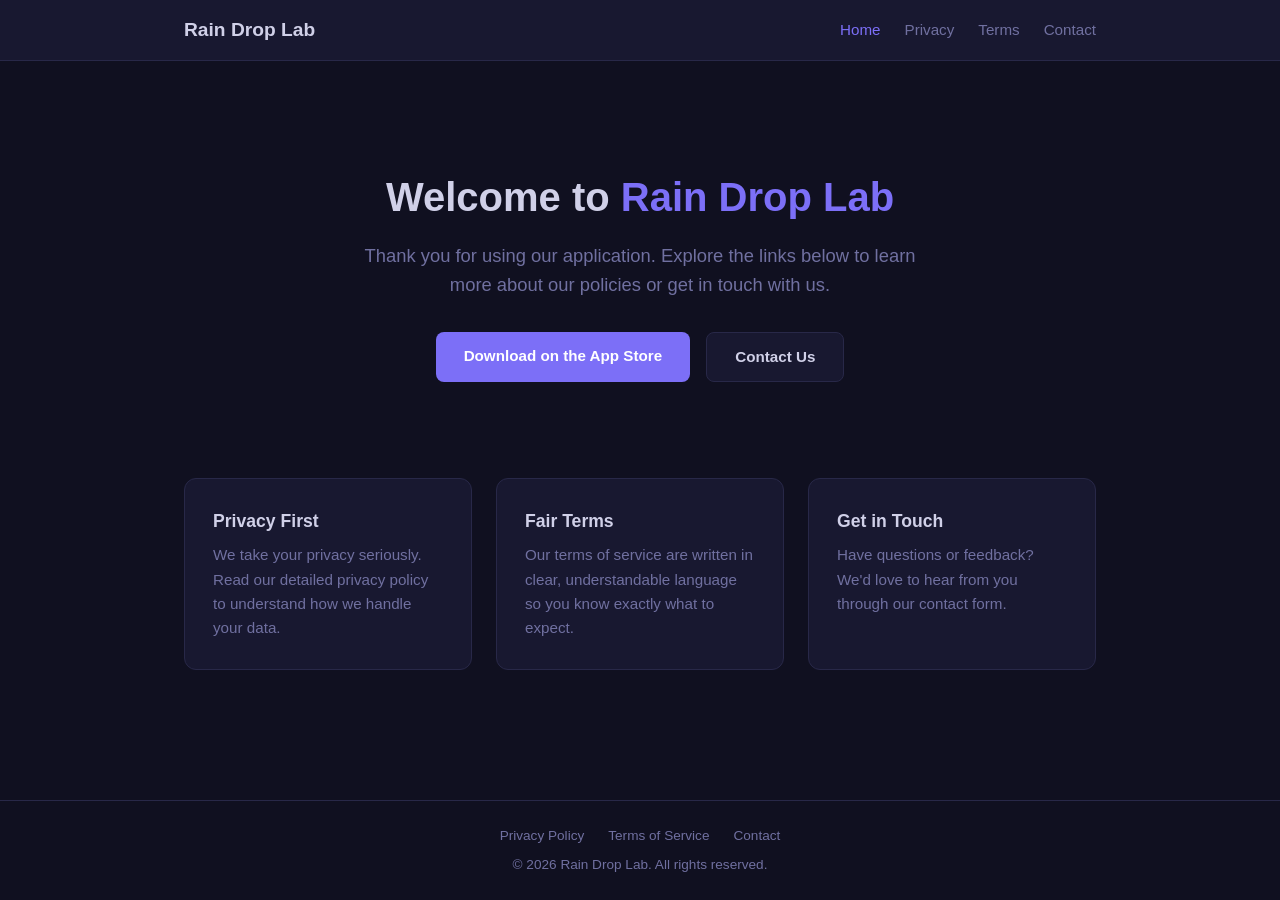
<file: index.html>
<!DOCTYPE html>
<html lang="en">
<head>
  <meta charset="UTF-8">
  <meta name="viewport" content="width=device-width, initial-scale=1.0">
  <title data-config="appName">My App</title>
  <link rel="stylesheet" href="css/style.css">
  <script src="config.js"></script>
</head>
<body>

  <!-- Header -->
  <header>
    <nav class="nav-inner">
      <a href="index.html" class="nav-brand" data-config="appName">My App</a>
      <button class="hamburger" aria-label="Menu">
        <span></span><span></span><span></span>
      </button>
      <ul class="nav-links">
        <li><a href="index.html">Home</a></li>
        <li><a href="privacy.html">Privacy</a></li>
        <li><a href="tos.html">Terms</a></li>
        <li><a href="contact.html">Contact</a></li>
      </ul>
    </nav>
  </header>

  <!-- Main -->
  <main>
    <section class="hero">
      <h1>Welcome to <span class="accent" data-config="appName">My App</span></h1>
      <p>Thank you for using our application. Explore the links below to learn more about our policies or get in touch with us.</p>
      <div class="hero-links">
        <a href="" class="btn btn-primary" data-config="appStoreUrl">Download on the App Store</a>
        <a href="contact.html" class="btn btn-secondary">Contact Us</a>
      </div>
    </section>

    <section class="features">
      <div class="card">
        <h3>Privacy First</h3>
        <p>We take your privacy seriously. Read our detailed privacy policy to understand how we handle your data.</p>
      </div>
      <div class="card">
        <h3>Fair Terms</h3>
        <p>Our terms of service are written in clear, understandable language so you know exactly what to expect.</p>
      </div>
      <div class="card">
        <h3>Get in Touch</h3>
        <p>Have questions or feedback? We'd love to hear from you through our contact form.</p>
      </div>
    </section>
  </main>

  <!-- Footer -->
  <footer>
    <div class="footer-links">
      <a href="privacy.html">Privacy Policy</a>
      <a href="tos.html">Terms of Service</a>
      <a href="contact.html">Contact</a>
    </div>
    <p>&copy; <script>document.write(new Date().getFullYear())</script> <span data-config="companyName">My Company</span>. All rights reserved.</p>
  </footer>

  <script src="js/main.js"></script>
</body>
</html>
</file>
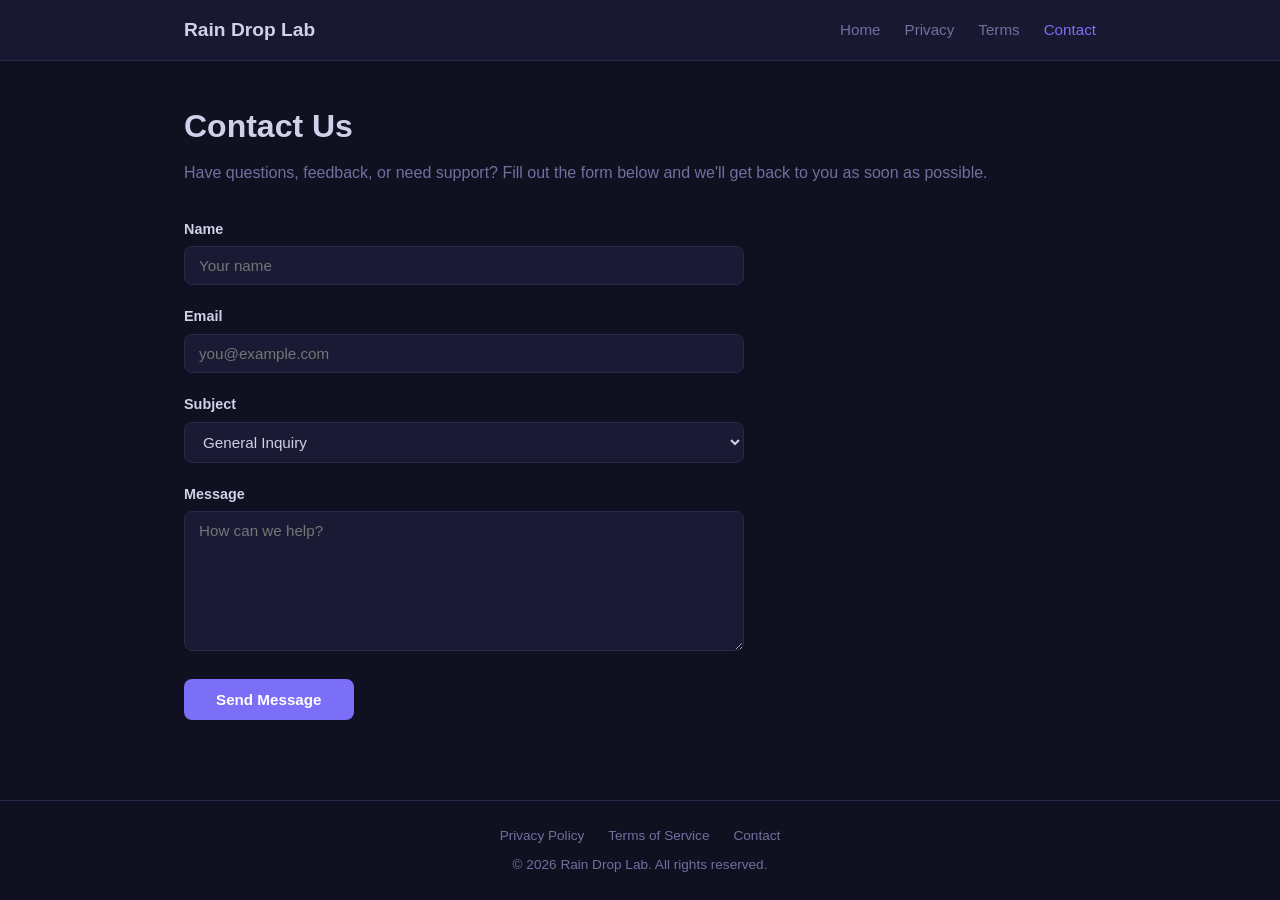
<file: contact.html>
<!DOCTYPE html>
<html lang="en">
<head>
  <meta charset="UTF-8">
  <meta name="viewport" content="width=device-width, initial-scale=1.0">
  <title>Contact Us</title>
  <link rel="stylesheet" href="css/style.css">
  <script src="config.js"></script>
</head>
<body>

  <!-- Header -->
  <header>
    <nav class="nav-inner">
      <a href="index.html" class="nav-brand" data-config="appName">My App</a>
      <button class="hamburger" aria-label="Menu">
        <span></span><span></span><span></span>
      </button>
      <ul class="nav-links">
        <li><a href="index.html">Home</a></li>
        <li><a href="privacy.html">Privacy</a></li>
        <li><a href="tos.html">Terms</a></li>
        <li><a href="contact.html">Contact</a></li>
      </ul>
    </nav>
  </header>

  <!-- Main -->
  <main class="contact-page">
    <h1>Contact Us</h1>
    <p>Have questions, feedback, or need support? Fill out the form below and we'll get back to you as soon as possible.</p>

    <form id="contact-form" class="contact-form">
      <div class="form-group">
        <label for="name">Name</label>
        <input type="text" id="name" name="name" required placeholder="Your name">
      </div>

      <div class="form-group">
        <label for="email">Email</label>
        <input type="email" id="email" name="email" required placeholder="you@example.com">
      </div>

      <div class="form-group">
        <label for="subject">Subject</label>
        <select id="subject" name="subject">
          <option value="General Inquiry">General Inquiry</option>
          <option value="Bug Report">Bug Report</option>
          <option value="Feature Request">Feature Request</option>
          <option value="Account Issue">Account Issue</option>
          <option value="Privacy / Data Request">Privacy / Data Request</option>
          <option value="Other">Other</option>
        </select>
      </div>

      <div class="form-group">
        <label for="message">Message</label>
        <textarea id="message" name="message" required placeholder="How can we help?"></textarea>
      </div>

      <button type="submit" class="form-submit">Send Message</button>
    </form>

    <div class="form-success">
      Thank you! Your message has been sent successfully. We'll get back to you as soon as possible.
    </div>
  </main>

  <!-- Footer -->
  <footer>
    <div class="footer-links">
      <a href="privacy.html">Privacy Policy</a>
      <a href="tos.html">Terms of Service</a>
      <a href="contact.html">Contact</a>
    </div>
    <p>&copy; <script>document.write(new Date().getFullYear())</script> <span data-config="companyName">My Company</span>. All rights reserved.</p>
  </footer>

  <script src="js/main.js"></script>
</body>
</html>
</file>
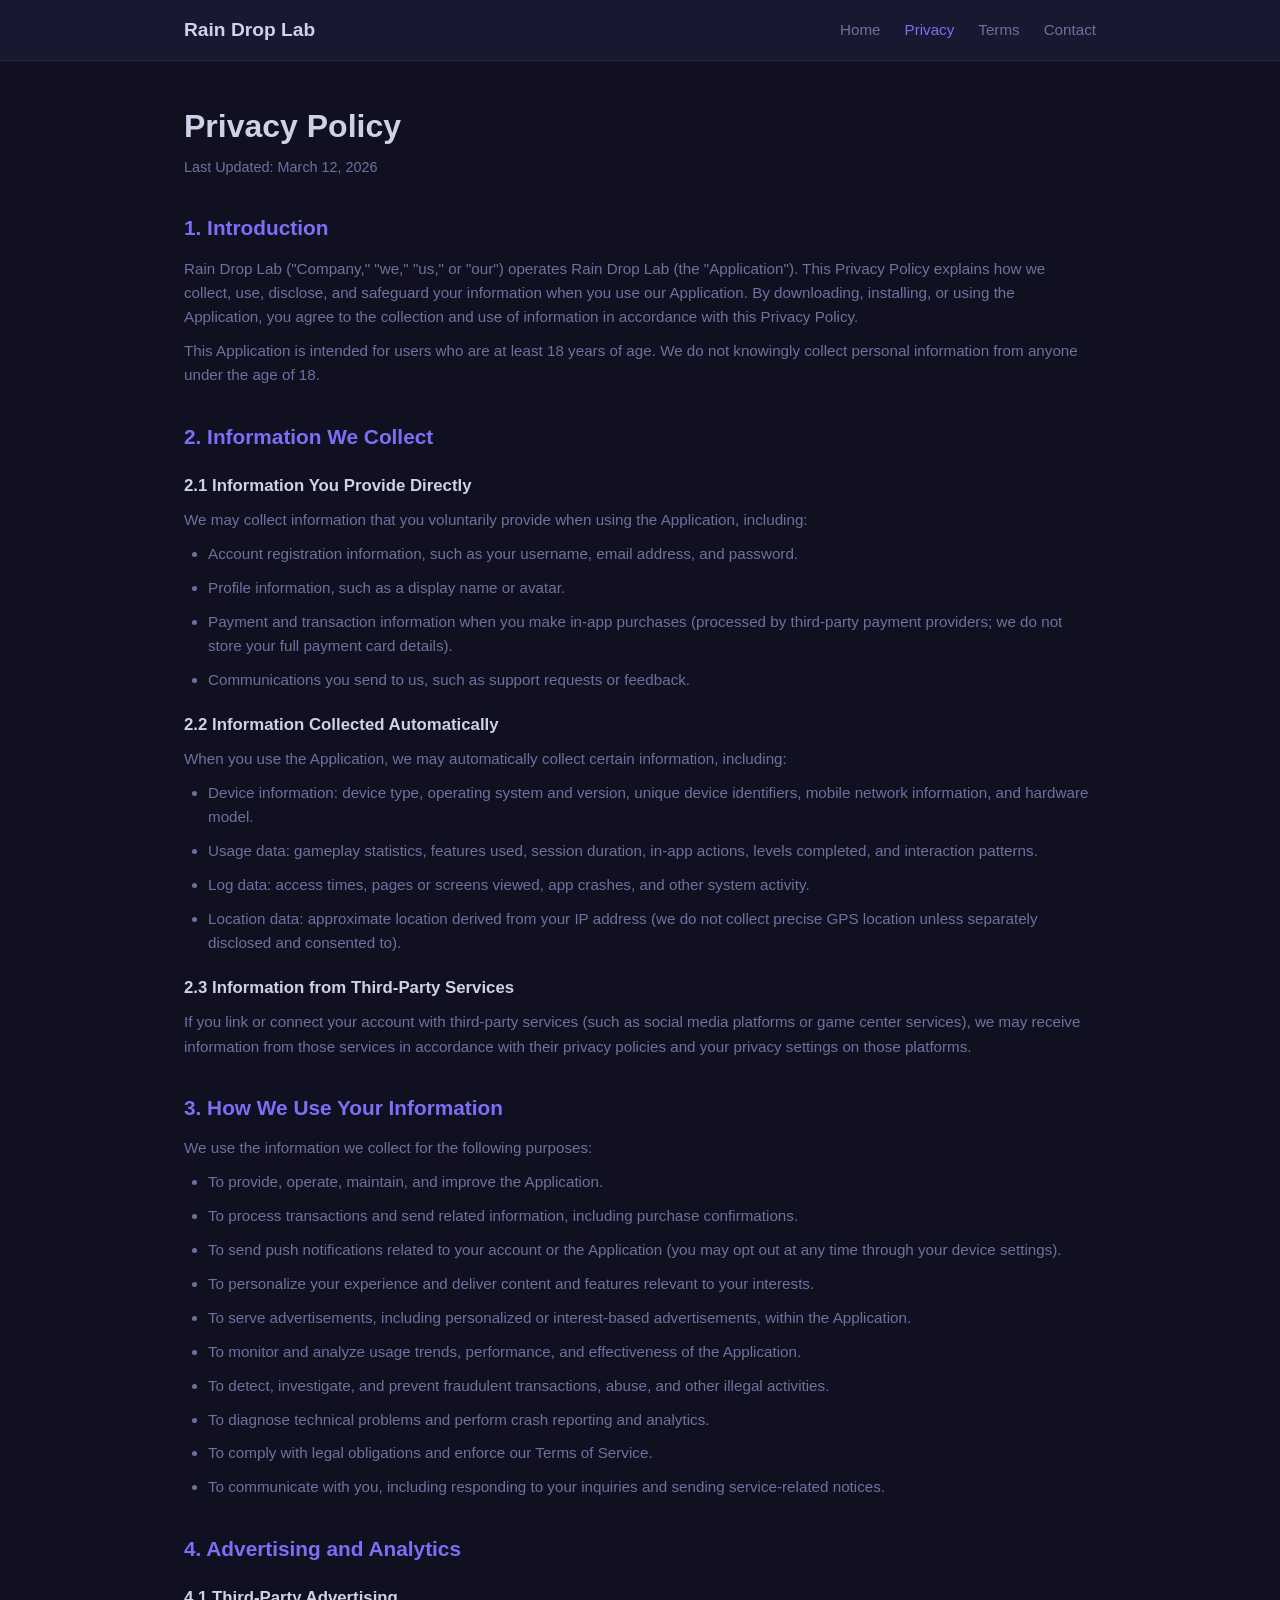
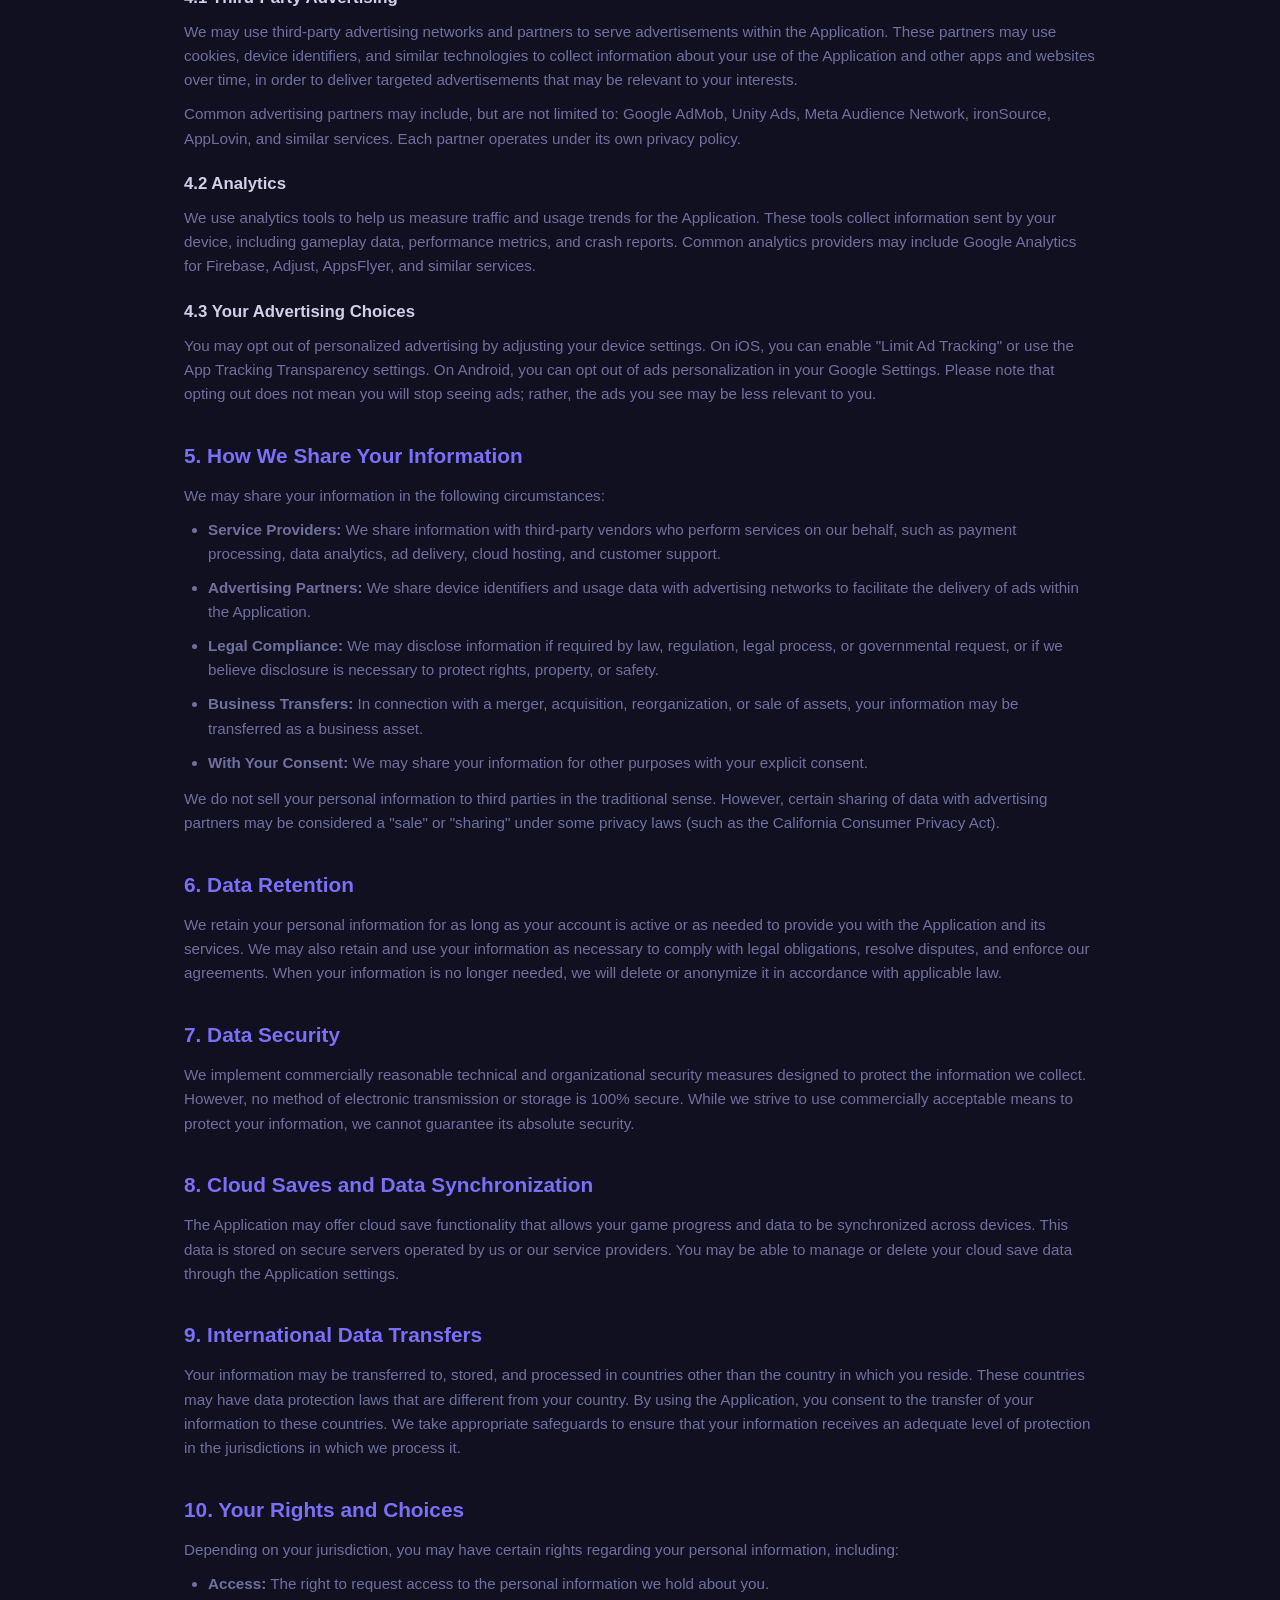
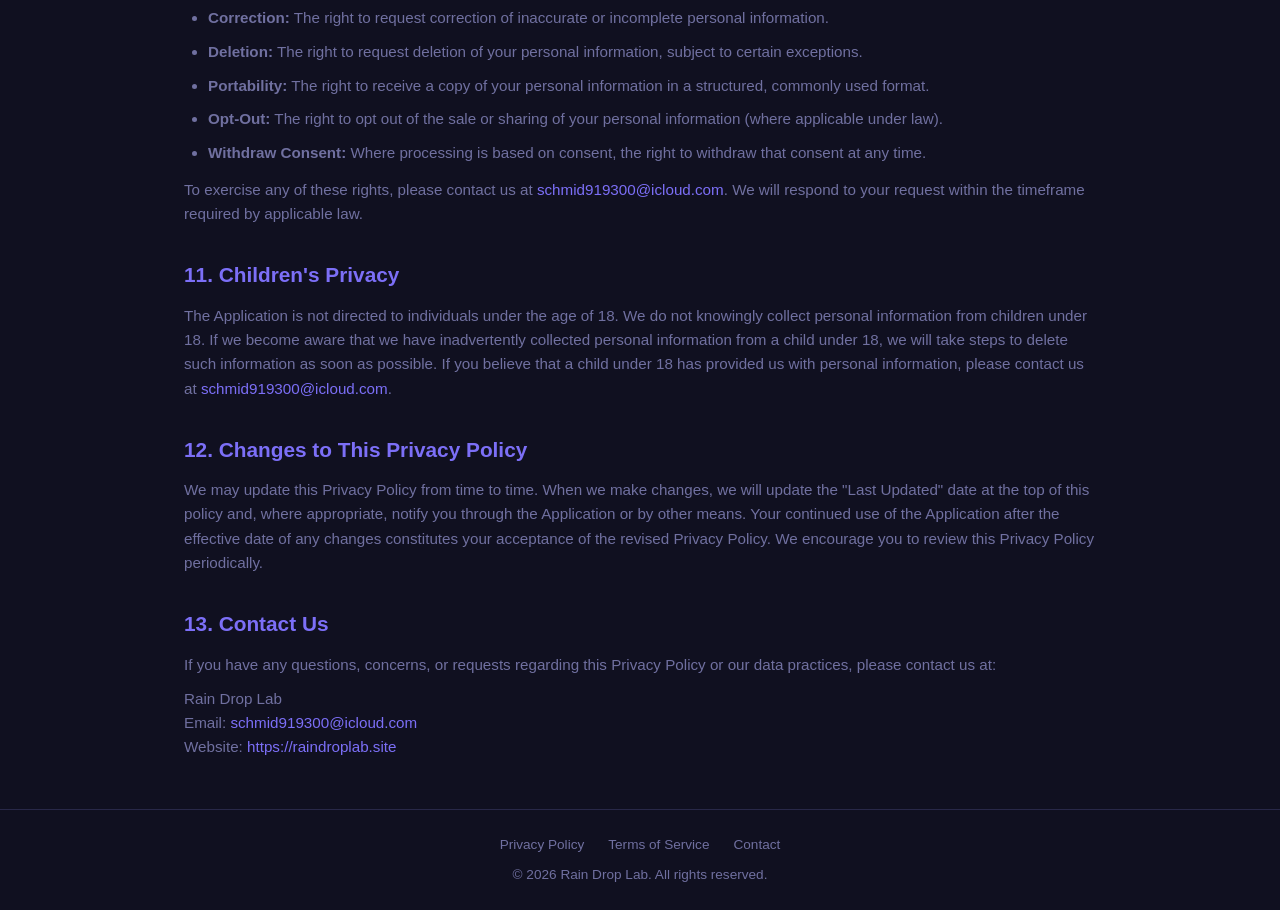
<file: privacy.html>
<!DOCTYPE html>
<html lang="en">
<head>
  <meta charset="UTF-8">
  <meta name="viewport" content="width=device-width, initial-scale=1.0">
  <title>Privacy Policy</title>
  <link rel="stylesheet" href="css/style.css">
  <script src="config.js"></script>
</head>
<body>

  <!-- Header -->
  <header>
    <nav class="nav-inner">
      <a href="index.html" class="nav-brand" data-config="appName">My App</a>
      <button class="hamburger" aria-label="Menu">
        <span></span><span></span><span></span>
      </button>
      <ul class="nav-links">
        <li><a href="index.html">Home</a></li>
        <li><a href="privacy.html">Privacy</a></li>
        <li><a href="tos.html">Terms</a></li>
        <li><a href="contact.html">Contact</a></li>
      </ul>
    </nav>
  </header>

  <!-- Main -->
  <main class="legal">
    <h1>Privacy Policy</h1>
    <p class="last-updated">Last Updated: <span data-config="lastUpdated">March 10, 2026</span></p>

    <h2>1. Introduction</h2>
    <p><span data-config="companyName">My Company</span> ("Company," "we," "us," or "our") operates <span data-config="appName">My App</span> (the "Application"). This Privacy Policy explains how we collect, use, disclose, and safeguard your information when you use our Application. By downloading, installing, or using the Application, you agree to the collection and use of information in accordance with this Privacy Policy.</p>
    <p>This Application is intended for users who are at least 18 years of age. We do not knowingly collect personal information from anyone under the age of 18.</p>

    <h2>2. Information We Collect</h2>

    <h3>2.1 Information You Provide Directly</h3>
    <p>We may collect information that you voluntarily provide when using the Application, including:</p>
    <ul>
      <li>Account registration information, such as your username, email address, and password.</li>
      <li>Profile information, such as a display name or avatar.</li>
      <li>Payment and transaction information when you make in-app purchases (processed by third-party payment providers; we do not store your full payment card details).</li>
      <li>Communications you send to us, such as support requests or feedback.</li>
    </ul>

    <h3>2.2 Information Collected Automatically</h3>
    <p>When you use the Application, we may automatically collect certain information, including:</p>
    <ul>
      <li>Device information: device type, operating system and version, unique device identifiers, mobile network information, and hardware model.</li>
      <li>Usage data: gameplay statistics, features used, session duration, in-app actions, levels completed, and interaction patterns.</li>
      <li>Log data: access times, pages or screens viewed, app crashes, and other system activity.</li>
      <li>Location data: approximate location derived from your IP address (we do not collect precise GPS location unless separately disclosed and consented to).</li>
    </ul>

    <h3>2.3 Information from Third-Party Services</h3>
    <p>If you link or connect your account with third-party services (such as social media platforms or game center services), we may receive information from those services in accordance with their privacy policies and your privacy settings on those platforms.</p>

    <h2>3. How We Use Your Information</h2>
    <p>We use the information we collect for the following purposes:</p>
    <ul>
      <li>To provide, operate, maintain, and improve the Application.</li>
      <li>To process transactions and send related information, including purchase confirmations.</li>
      <li>To send push notifications related to your account or the Application (you may opt out at any time through your device settings).</li>
      <li>To personalize your experience and deliver content and features relevant to your interests.</li>
      <li>To serve advertisements, including personalized or interest-based advertisements, within the Application.</li>
      <li>To monitor and analyze usage trends, performance, and effectiveness of the Application.</li>
      <li>To detect, investigate, and prevent fraudulent transactions, abuse, and other illegal activities.</li>
      <li>To diagnose technical problems and perform crash reporting and analytics.</li>
      <li>To comply with legal obligations and enforce our Terms of Service.</li>
      <li>To communicate with you, including responding to your inquiries and sending service-related notices.</li>
    </ul>

    <h2>4. Advertising and Analytics</h2>

    <h3>4.1 Third-Party Advertising</h3>
    <p>We may use third-party advertising networks and partners to serve advertisements within the Application. These partners may use cookies, device identifiers, and similar technologies to collect information about your use of the Application and other apps and websites over time, in order to deliver targeted advertisements that may be relevant to your interests.</p>
    <p>Common advertising partners may include, but are not limited to: Google AdMob, Unity Ads, Meta Audience Network, ironSource, AppLovin, and similar services. Each partner operates under its own privacy policy.</p>

    <h3>4.2 Analytics</h3>
    <p>We use analytics tools to help us measure traffic and usage trends for the Application. These tools collect information sent by your device, including gameplay data, performance metrics, and crash reports. Common analytics providers may include Google Analytics for Firebase, Adjust, AppsFlyer, and similar services.</p>

    <h3>4.3 Your Advertising Choices</h3>
    <p>You may opt out of personalized advertising by adjusting your device settings. On iOS, you can enable "Limit Ad Tracking" or use the App Tracking Transparency settings. On Android, you can opt out of ads personalization in your Google Settings. Please note that opting out does not mean you will stop seeing ads; rather, the ads you see may be less relevant to you.</p>

    <h2>5. How We Share Your Information</h2>
    <p>We may share your information in the following circumstances:</p>
    <ul>
      <li><strong>Service Providers:</strong> We share information with third-party vendors who perform services on our behalf, such as payment processing, data analytics, ad delivery, cloud hosting, and customer support.</li>
      <li><strong>Advertising Partners:</strong> We share device identifiers and usage data with advertising networks to facilitate the delivery of ads within the Application.</li>
      <li><strong>Legal Compliance:</strong> We may disclose information if required by law, regulation, legal process, or governmental request, or if we believe disclosure is necessary to protect rights, property, or safety.</li>
      <li><strong>Business Transfers:</strong> In connection with a merger, acquisition, reorganization, or sale of assets, your information may be transferred as a business asset.</li>
      <li><strong>With Your Consent:</strong> We may share your information for other purposes with your explicit consent.</li>
    </ul>
    <p>We do not sell your personal information to third parties in the traditional sense. However, certain sharing of data with advertising partners may be considered a "sale" or "sharing" under some privacy laws (such as the California Consumer Privacy Act).</p>

    <h2>6. Data Retention</h2>
    <p>We retain your personal information for as long as your account is active or as needed to provide you with the Application and its services. We may also retain and use your information as necessary to comply with legal obligations, resolve disputes, and enforce our agreements. When your information is no longer needed, we will delete or anonymize it in accordance with applicable law.</p>

    <h2>7. Data Security</h2>
    <p>We implement commercially reasonable technical and organizational security measures designed to protect the information we collect. However, no method of electronic transmission or storage is 100% secure. While we strive to use commercially acceptable means to protect your information, we cannot guarantee its absolute security.</p>

    <h2>8. Cloud Saves and Data Synchronization</h2>
    <p>The Application may offer cloud save functionality that allows your game progress and data to be synchronized across devices. This data is stored on secure servers operated by us or our service providers. You may be able to manage or delete your cloud save data through the Application settings.</p>

    <h2>9. International Data Transfers</h2>
    <p>Your information may be transferred to, stored, and processed in countries other than the country in which you reside. These countries may have data protection laws that are different from your country. By using the Application, you consent to the transfer of your information to these countries. We take appropriate safeguards to ensure that your information receives an adequate level of protection in the jurisdictions in which we process it.</p>

    <h2>10. Your Rights and Choices</h2>
    <p>Depending on your jurisdiction, you may have certain rights regarding your personal information, including:</p>
    <ul>
      <li><strong>Access:</strong> The right to request access to the personal information we hold about you.</li>
      <li><strong>Correction:</strong> The right to request correction of inaccurate or incomplete personal information.</li>
      <li><strong>Deletion:</strong> The right to request deletion of your personal information, subject to certain exceptions.</li>
      <li><strong>Portability:</strong> The right to receive a copy of your personal information in a structured, commonly used format.</li>
      <li><strong>Opt-Out:</strong> The right to opt out of the sale or sharing of your personal information (where applicable under law).</li>
      <li><strong>Withdraw Consent:</strong> Where processing is based on consent, the right to withdraw that consent at any time.</li>
    </ul>
    <p>To exercise any of these rights, please contact us at <a data-config="contactEmail" href="">contact@example.com</a>. We will respond to your request within the timeframe required by applicable law.</p>

    <h2>11. Children's Privacy</h2>
    <p>The Application is not directed to individuals under the age of 18. We do not knowingly collect personal information from children under 18. If we become aware that we have inadvertently collected personal information from a child under 18, we will take steps to delete such information as soon as possible. If you believe that a child under 18 has provided us with personal information, please contact us at <a data-config="contactEmail" href="">contact@example.com</a>.</p>

    <h2>12. Changes to This Privacy Policy</h2>
    <p>We may update this Privacy Policy from time to time. When we make changes, we will update the "Last Updated" date at the top of this policy and, where appropriate, notify you through the Application or by other means. Your continued use of the Application after the effective date of any changes constitutes your acceptance of the revised Privacy Policy. We encourage you to review this Privacy Policy periodically.</p>

    <h2>13. Contact Us</h2>
    <p>If you have any questions, concerns, or requests regarding this Privacy Policy or our data practices, please contact us at:</p>
    <p>
      <span data-config="companyName">My Company</span><br>
      Email: <a data-config="contactEmail" href="">contact@example.com</a><br>
      Website: <a data-config="companyWebsite" href="">example.com</a>
    </p>

  </main>

  <!-- Footer -->
  <footer>
    <div class="footer-links">
      <a href="privacy.html">Privacy Policy</a>
      <a href="tos.html">Terms of Service</a>
      <a href="contact.html">Contact</a>
    </div>
    <p>&copy; <script>document.write(new Date().getFullYear())</script> <span data-config="companyName">My Company</span>. All rights reserved.</p>
  </footer>

  <script src="js/main.js"></script>
</body>
</html>
</file>
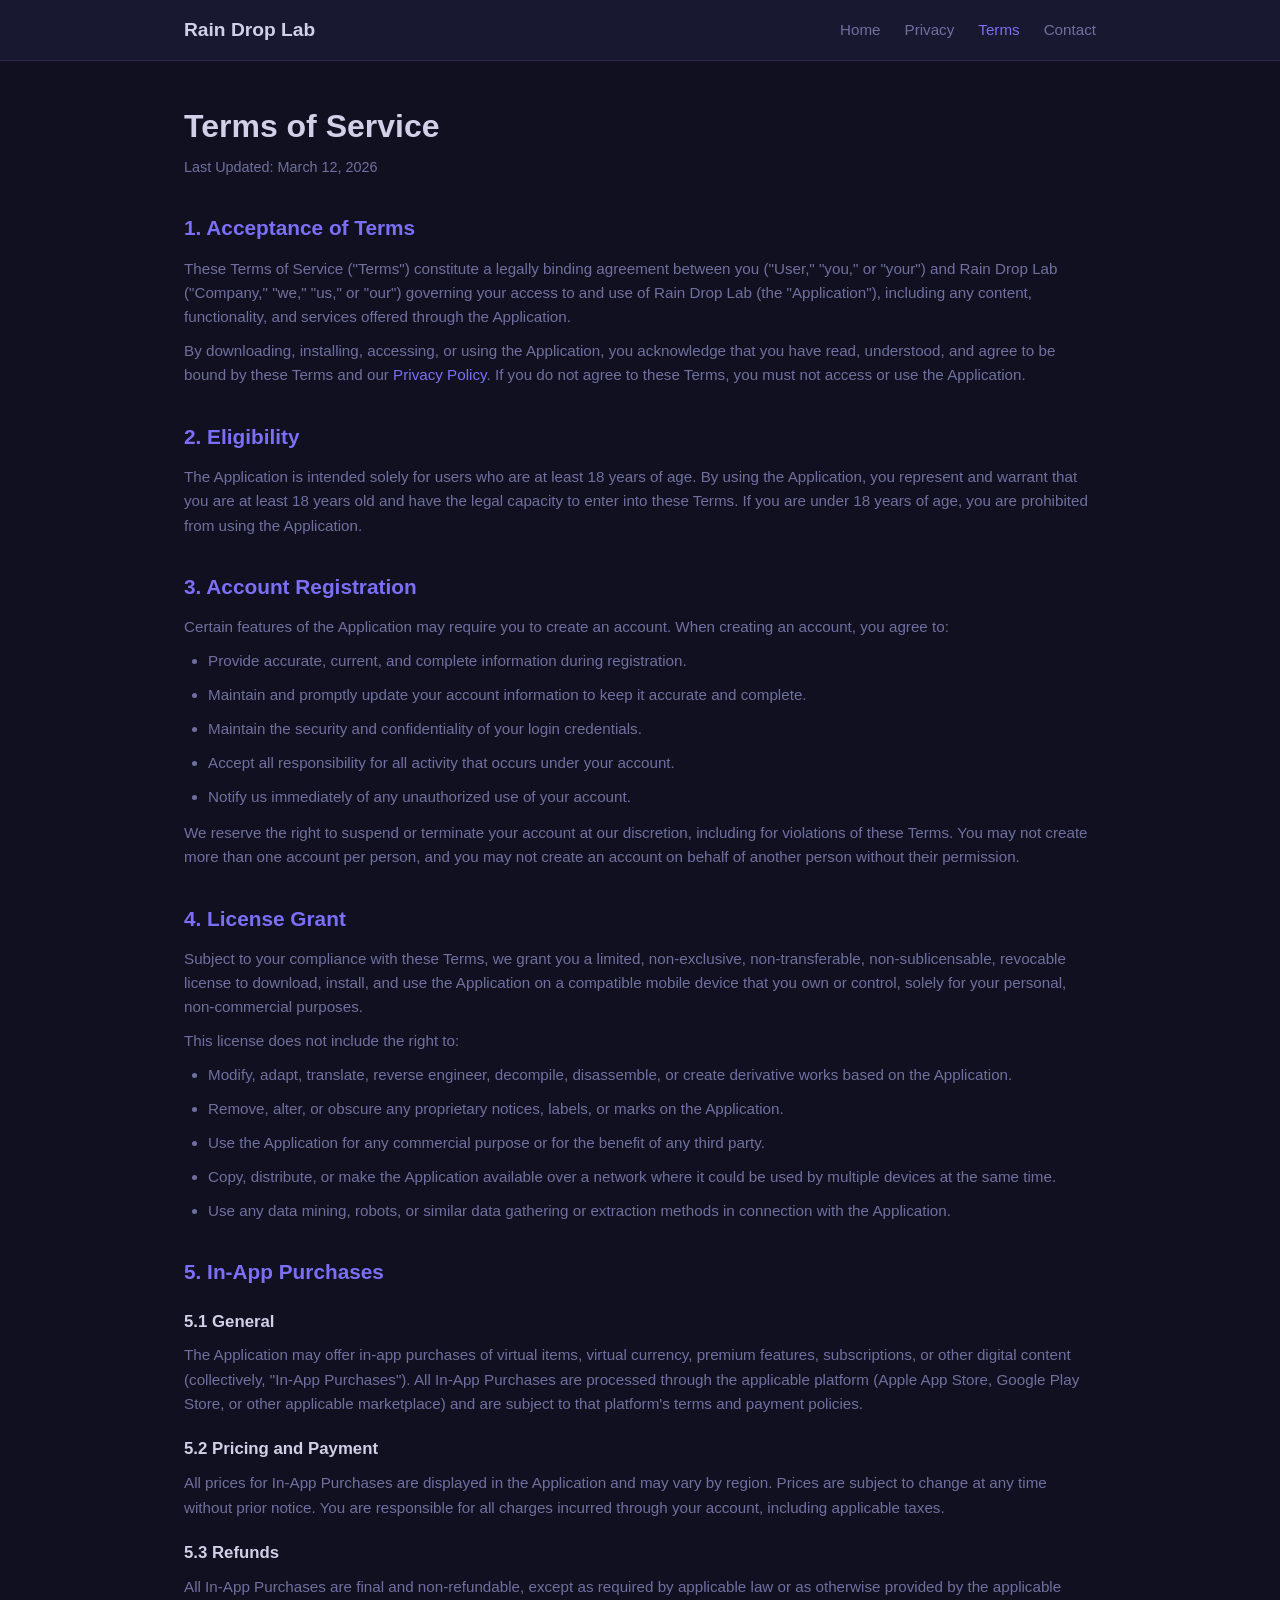
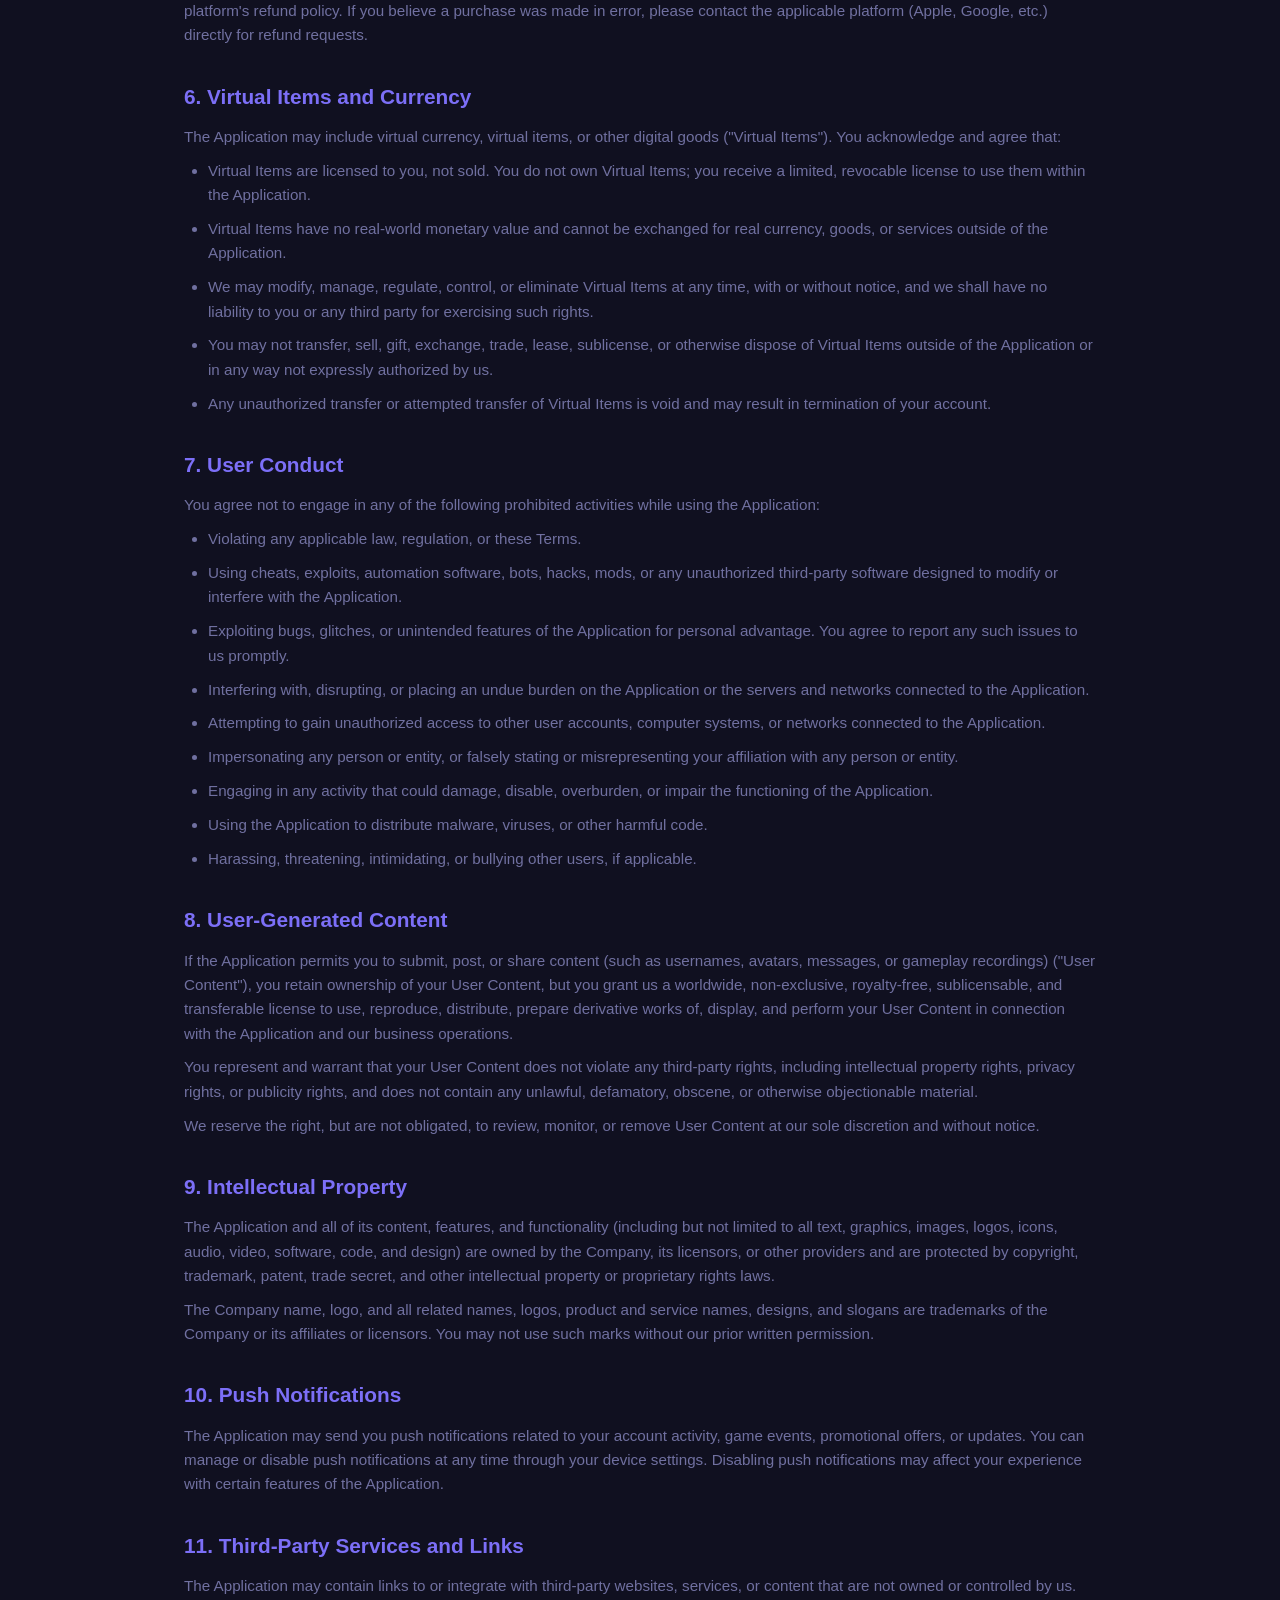
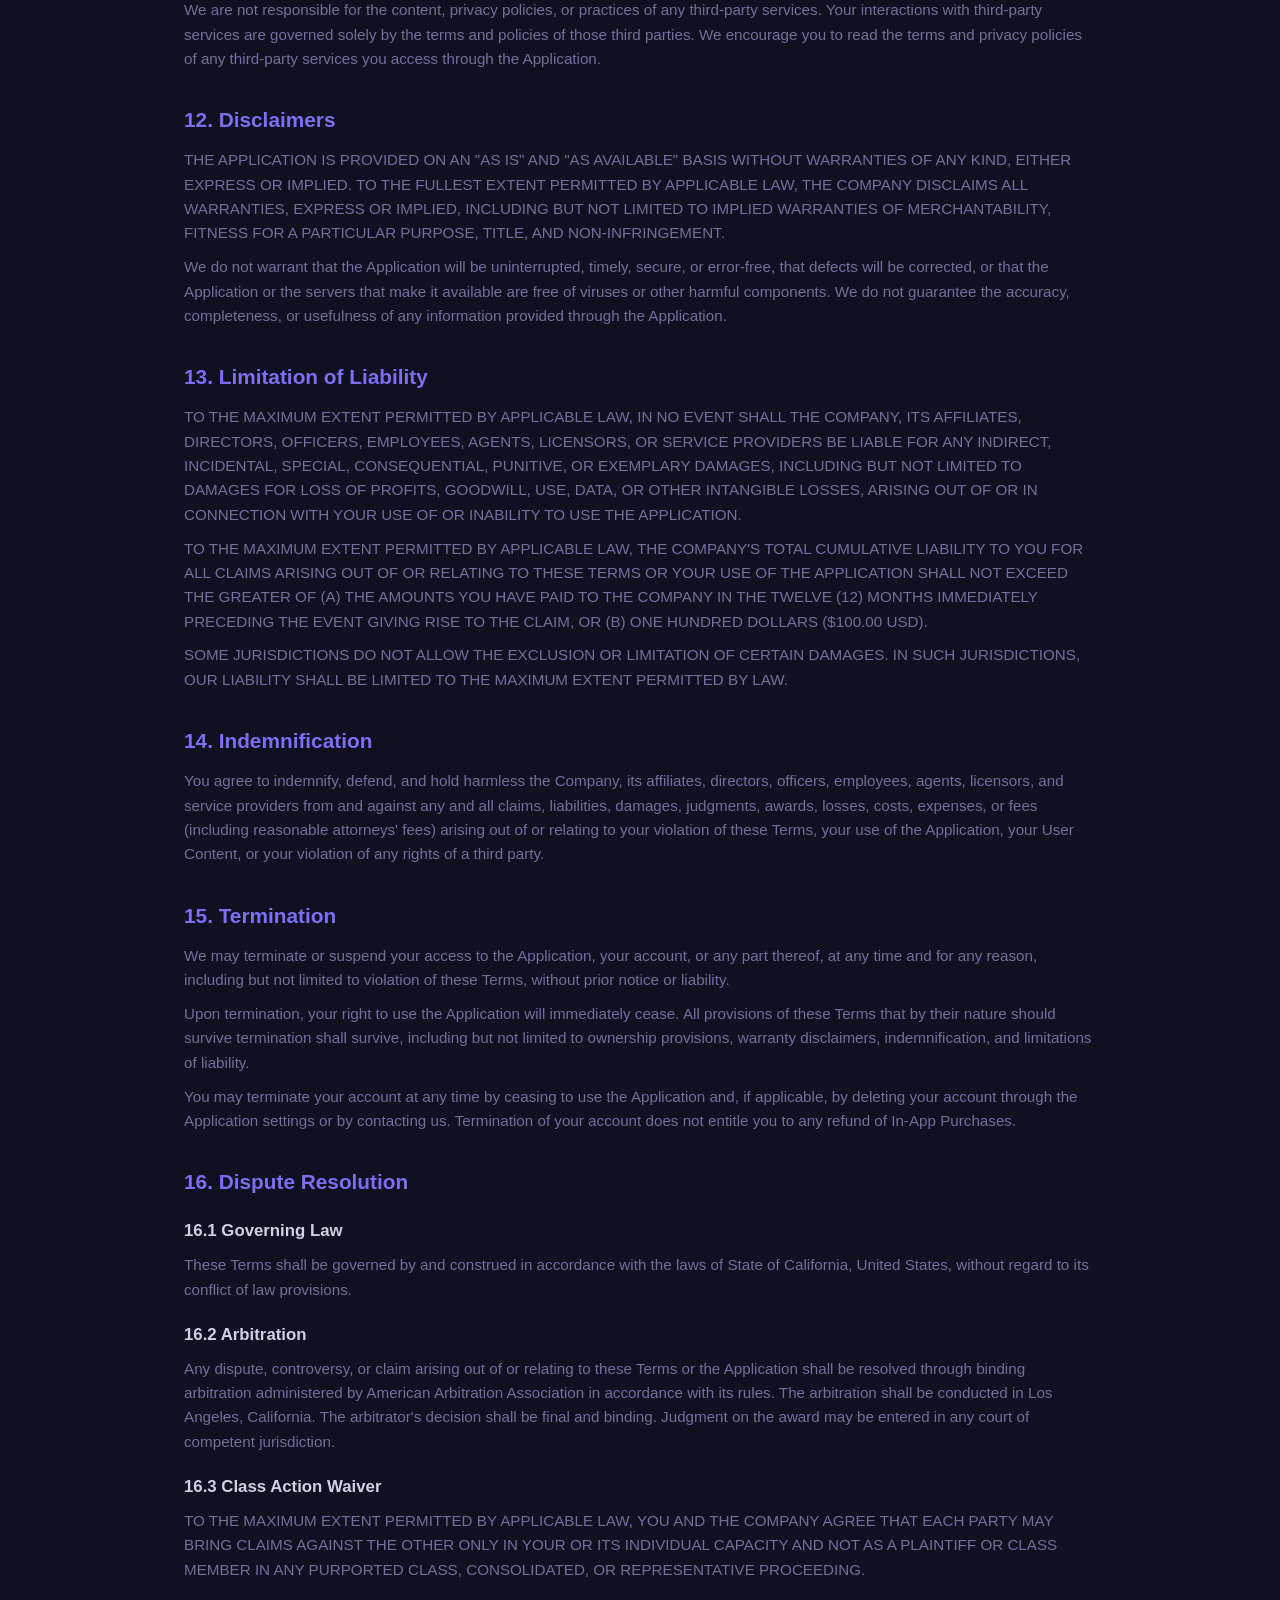
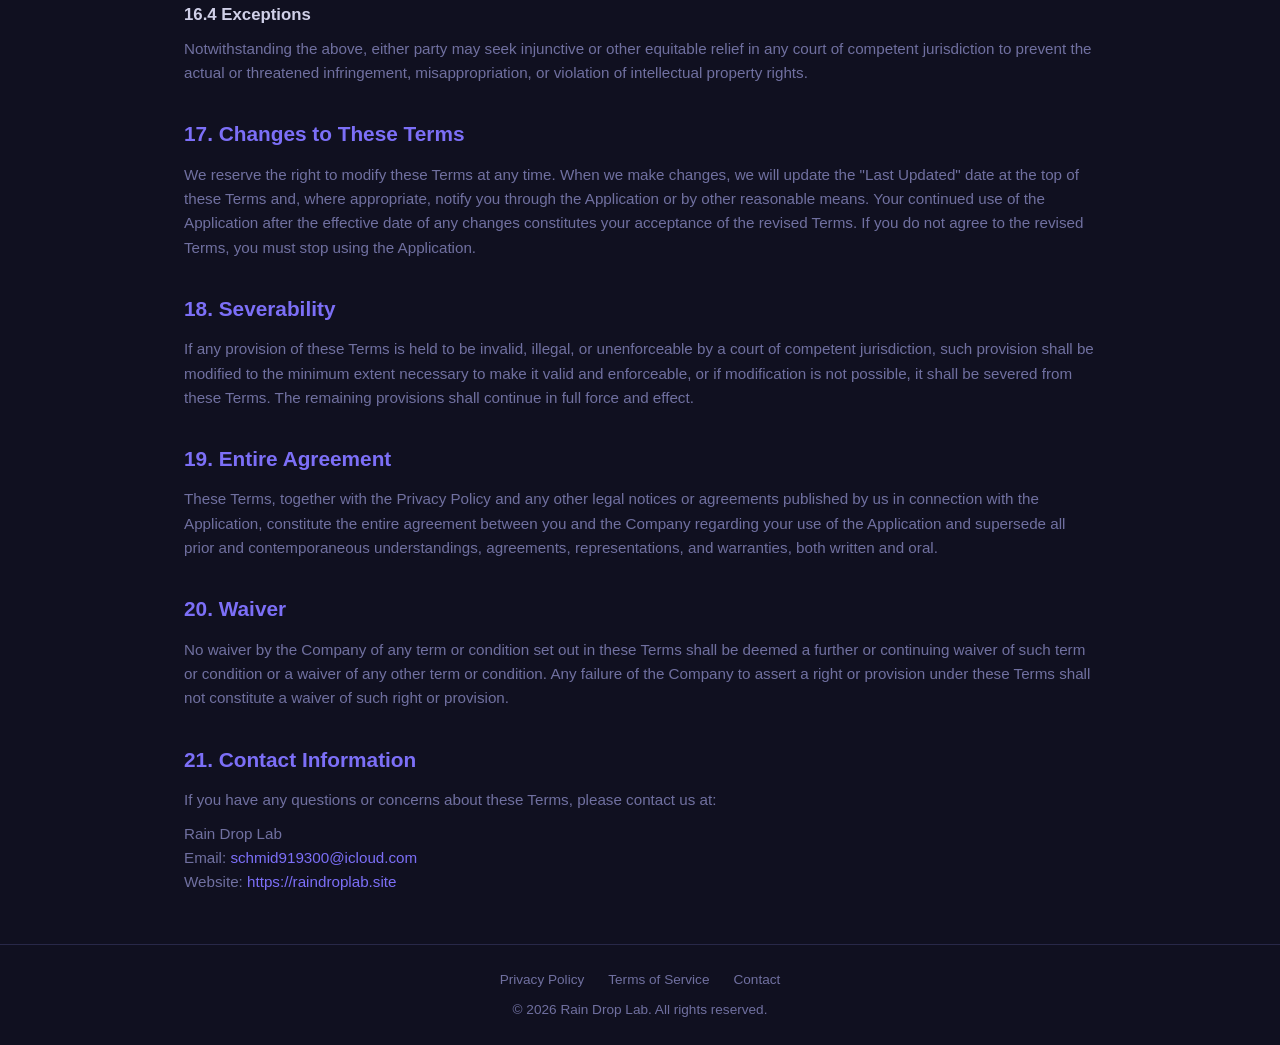
<file: tos.html>
<!DOCTYPE html>
<html lang="en">
<head>
  <meta charset="UTF-8">
  <meta name="viewport" content="width=device-width, initial-scale=1.0">
  <title>Terms of Service</title>
  <link rel="stylesheet" href="css/style.css">
  <script src="config.js"></script>
</head>
<body>

  <!-- Header -->
  <header>
    <nav class="nav-inner">
      <a href="index.html" class="nav-brand" data-config="appName">My App</a>
      <button class="hamburger" aria-label="Menu">
        <span></span><span></span><span></span>
      </button>
      <ul class="nav-links">
        <li><a href="index.html">Home</a></li>
        <li><a href="privacy.html">Privacy</a></li>
        <li><a href="tos.html">Terms</a></li>
        <li><a href="contact.html">Contact</a></li>
      </ul>
    </nav>
  </header>

  <!-- Main -->
  <main class="legal">
    <h1>Terms of Service</h1>
    <p class="last-updated">Last Updated: <span data-config="lastUpdated">March 10, 2026</span></p>

    <h2>1. Acceptance of Terms</h2>
    <p>These Terms of Service ("Terms") constitute a legally binding agreement between you ("User," "you," or "your") and <span data-config="companyName">My Company</span> ("Company," "we," "us," or "our") governing your access to and use of <span data-config="appName">My App</span> (the "Application"), including any content, functionality, and services offered through the Application.</p>
    <p>By downloading, installing, accessing, or using the Application, you acknowledge that you have read, understood, and agree to be bound by these Terms and our <a href="privacy.html">Privacy Policy</a>. If you do not agree to these Terms, you must not access or use the Application.</p>

    <h2>2. Eligibility</h2>
    <p>The Application is intended solely for users who are at least 18 years of age. By using the Application, you represent and warrant that you are at least 18 years old and have the legal capacity to enter into these Terms. If you are under 18 years of age, you are prohibited from using the Application.</p>

    <h2>3. Account Registration</h2>
    <p>Certain features of the Application may require you to create an account. When creating an account, you agree to:</p>
    <ul>
      <li>Provide accurate, current, and complete information during registration.</li>
      <li>Maintain and promptly update your account information to keep it accurate and complete.</li>
      <li>Maintain the security and confidentiality of your login credentials.</li>
      <li>Accept all responsibility for all activity that occurs under your account.</li>
      <li>Notify us immediately of any unauthorized use of your account.</li>
    </ul>
    <p>We reserve the right to suspend or terminate your account at our discretion, including for violations of these Terms. You may not create more than one account per person, and you may not create an account on behalf of another person without their permission.</p>

    <h2>4. License Grant</h2>
    <p>Subject to your compliance with these Terms, we grant you a limited, non-exclusive, non-transferable, non-sublicensable, revocable license to download, install, and use the Application on a compatible mobile device that you own or control, solely for your personal, non-commercial purposes.</p>
    <p>This license does not include the right to:</p>
    <ul>
      <li>Modify, adapt, translate, reverse engineer, decompile, disassemble, or create derivative works based on the Application.</li>
      <li>Remove, alter, or obscure any proprietary notices, labels, or marks on the Application.</li>
      <li>Use the Application for any commercial purpose or for the benefit of any third party.</li>
      <li>Copy, distribute, or make the Application available over a network where it could be used by multiple devices at the same time.</li>
      <li>Use any data mining, robots, or similar data gathering or extraction methods in connection with the Application.</li>
    </ul>

    <h2>5. In-App Purchases</h2>

    <h3>5.1 General</h3>
    <p>The Application may offer in-app purchases of virtual items, virtual currency, premium features, subscriptions, or other digital content (collectively, "In-App Purchases"). All In-App Purchases are processed through the applicable platform (Apple App Store, Google Play Store, or other applicable marketplace) and are subject to that platform's terms and payment policies.</p>

    <h3>5.2 Pricing and Payment</h3>
    <p>All prices for In-App Purchases are displayed in the Application and may vary by region. Prices are subject to change at any time without prior notice. You are responsible for all charges incurred through your account, including applicable taxes.</p>

    <h3>5.3 Refunds</h3>
    <p>All In-App Purchases are final and non-refundable, except as required by applicable law or as otherwise provided by the applicable platform's refund policy. If you believe a purchase was made in error, please contact the applicable platform (Apple, Google, etc.) directly for refund requests.</p>

    <h2>6. Virtual Items and Currency</h2>
    <p>The Application may include virtual currency, virtual items, or other digital goods ("Virtual Items"). You acknowledge and agree that:</p>
    <ul>
      <li>Virtual Items are licensed to you, not sold. You do not own Virtual Items; you receive a limited, revocable license to use them within the Application.</li>
      <li>Virtual Items have no real-world monetary value and cannot be exchanged for real currency, goods, or services outside of the Application.</li>
      <li>We may modify, manage, regulate, control, or eliminate Virtual Items at any time, with or without notice, and we shall have no liability to you or any third party for exercising such rights.</li>
      <li>You may not transfer, sell, gift, exchange, trade, lease, sublicense, or otherwise dispose of Virtual Items outside of the Application or in any way not expressly authorized by us.</li>
      <li>Any unauthorized transfer or attempted transfer of Virtual Items is void and may result in termination of your account.</li>
    </ul>

    <h2>7. User Conduct</h2>
    <p>You agree not to engage in any of the following prohibited activities while using the Application:</p>
    <ul>
      <li>Violating any applicable law, regulation, or these Terms.</li>
      <li>Using cheats, exploits, automation software, bots, hacks, mods, or any unauthorized third-party software designed to modify or interfere with the Application.</li>
      <li>Exploiting bugs, glitches, or unintended features of the Application for personal advantage. You agree to report any such issues to us promptly.</li>
      <li>Interfering with, disrupting, or placing an undue burden on the Application or the servers and networks connected to the Application.</li>
      <li>Attempting to gain unauthorized access to other user accounts, computer systems, or networks connected to the Application.</li>
      <li>Impersonating any person or entity, or falsely stating or misrepresenting your affiliation with any person or entity.</li>
      <li>Engaging in any activity that could damage, disable, overburden, or impair the functioning of the Application.</li>
      <li>Using the Application to distribute malware, viruses, or other harmful code.</li>
      <li>Harassing, threatening, intimidating, or bullying other users, if applicable.</li>
    </ul>

    <h2>8. User-Generated Content</h2>
    <p>If the Application permits you to submit, post, or share content (such as usernames, avatars, messages, or gameplay recordings) ("User Content"), you retain ownership of your User Content, but you grant us a worldwide, non-exclusive, royalty-free, sublicensable, and transferable license to use, reproduce, distribute, prepare derivative works of, display, and perform your User Content in connection with the Application and our business operations.</p>
    <p>You represent and warrant that your User Content does not violate any third-party rights, including intellectual property rights, privacy rights, or publicity rights, and does not contain any unlawful, defamatory, obscene, or otherwise objectionable material.</p>
    <p>We reserve the right, but are not obligated, to review, monitor, or remove User Content at our sole discretion and without notice.</p>

    <h2>9. Intellectual Property</h2>
    <p>The Application and all of its content, features, and functionality (including but not limited to all text, graphics, images, logos, icons, audio, video, software, code, and design) are owned by the Company, its licensors, or other providers and are protected by copyright, trademark, patent, trade secret, and other intellectual property or proprietary rights laws.</p>
    <p>The Company name, logo, and all related names, logos, product and service names, designs, and slogans are trademarks of the Company or its affiliates or licensors. You may not use such marks without our prior written permission.</p>

    <h2>10. Push Notifications</h2>
    <p>The Application may send you push notifications related to your account activity, game events, promotional offers, or updates. You can manage or disable push notifications at any time through your device settings. Disabling push notifications may affect your experience with certain features of the Application.</p>

    <h2>11. Third-Party Services and Links</h2>
    <p>The Application may contain links to or integrate with third-party websites, services, or content that are not owned or controlled by us. We are not responsible for the content, privacy policies, or practices of any third-party services. Your interactions with third-party services are governed solely by the terms and policies of those third parties. We encourage you to read the terms and privacy policies of any third-party services you access through the Application.</p>

    <h2>12. Disclaimers</h2>
    <p>THE APPLICATION IS PROVIDED ON AN "AS IS" AND "AS AVAILABLE" BASIS WITHOUT WARRANTIES OF ANY KIND, EITHER EXPRESS OR IMPLIED. TO THE FULLEST EXTENT PERMITTED BY APPLICABLE LAW, THE COMPANY DISCLAIMS ALL WARRANTIES, EXPRESS OR IMPLIED, INCLUDING BUT NOT LIMITED TO IMPLIED WARRANTIES OF MERCHANTABILITY, FITNESS FOR A PARTICULAR PURPOSE, TITLE, AND NON-INFRINGEMENT.</p>
    <p>We do not warrant that the Application will be uninterrupted, timely, secure, or error-free, that defects will be corrected, or that the Application or the servers that make it available are free of viruses or other harmful components. We do not guarantee the accuracy, completeness, or usefulness of any information provided through the Application.</p>

    <h2>13. Limitation of Liability</h2>
    <p>TO THE MAXIMUM EXTENT PERMITTED BY APPLICABLE LAW, IN NO EVENT SHALL THE COMPANY, ITS AFFILIATES, DIRECTORS, OFFICERS, EMPLOYEES, AGENTS, LICENSORS, OR SERVICE PROVIDERS BE LIABLE FOR ANY INDIRECT, INCIDENTAL, SPECIAL, CONSEQUENTIAL, PUNITIVE, OR EXEMPLARY DAMAGES, INCLUDING BUT NOT LIMITED TO DAMAGES FOR LOSS OF PROFITS, GOODWILL, USE, DATA, OR OTHER INTANGIBLE LOSSES, ARISING OUT OF OR IN CONNECTION WITH YOUR USE OF OR INABILITY TO USE THE APPLICATION.</p>
    <p>TO THE MAXIMUM EXTENT PERMITTED BY APPLICABLE LAW, THE COMPANY'S TOTAL CUMULATIVE LIABILITY TO YOU FOR ALL CLAIMS ARISING OUT OF OR RELATING TO THESE TERMS OR YOUR USE OF THE APPLICATION SHALL NOT EXCEED THE GREATER OF (A) THE AMOUNTS YOU HAVE PAID TO THE COMPANY IN THE TWELVE (12) MONTHS IMMEDIATELY PRECEDING THE EVENT GIVING RISE TO THE CLAIM, OR (B) ONE HUNDRED DOLLARS ($100.00 USD).</p>
    <p>SOME JURISDICTIONS DO NOT ALLOW THE EXCLUSION OR LIMITATION OF CERTAIN DAMAGES. IN SUCH JURISDICTIONS, OUR LIABILITY SHALL BE LIMITED TO THE MAXIMUM EXTENT PERMITTED BY LAW.</p>

    <h2>14. Indemnification</h2>
    <p>You agree to indemnify, defend, and hold harmless the Company, its affiliates, directors, officers, employees, agents, licensors, and service providers from and against any and all claims, liabilities, damages, judgments, awards, losses, costs, expenses, or fees (including reasonable attorneys' fees) arising out of or relating to your violation of these Terms, your use of the Application, your User Content, or your violation of any rights of a third party.</p>

    <h2>15. Termination</h2>
    <p>We may terminate or suspend your access to the Application, your account, or any part thereof, at any time and for any reason, including but not limited to violation of these Terms, without prior notice or liability.</p>
    <p>Upon termination, your right to use the Application will immediately cease. All provisions of these Terms that by their nature should survive termination shall survive, including but not limited to ownership provisions, warranty disclaimers, indemnification, and limitations of liability.</p>
    <p>You may terminate your account at any time by ceasing to use the Application and, if applicable, by deleting your account through the Application settings or by contacting us. Termination of your account does not entitle you to any refund of In-App Purchases.</p>

    <h2>16. Dispute Resolution</h2>

    <h3>16.1 Governing Law</h3>
    <p>These Terms shall be governed by and construed in accordance with the laws of <span data-config="governingJurisdiction">State of California, United States</span>, without regard to its conflict of law provisions.</p>

    <h3>16.2 Arbitration</h3>
    <p>Any dispute, controversy, or claim arising out of or relating to these Terms or the Application shall be resolved through binding arbitration administered by <span data-config="arbitrationBody">American Arbitration Association</span> in accordance with its rules. The arbitration shall be conducted in <span data-config="arbitrationLocation">Los Angeles, California</span>. The arbitrator's decision shall be final and binding. Judgment on the award may be entered in any court of competent jurisdiction.</p>

    <h3>16.3 Class Action Waiver</h3>
    <p>TO THE MAXIMUM EXTENT PERMITTED BY APPLICABLE LAW, YOU AND THE COMPANY AGREE THAT EACH PARTY MAY BRING CLAIMS AGAINST THE OTHER ONLY IN YOUR OR ITS INDIVIDUAL CAPACITY AND NOT AS A PLAINTIFF OR CLASS MEMBER IN ANY PURPORTED CLASS, CONSOLIDATED, OR REPRESENTATIVE PROCEEDING.</p>

    <h3>16.4 Exceptions</h3>
    <p>Notwithstanding the above, either party may seek injunctive or other equitable relief in any court of competent jurisdiction to prevent the actual or threatened infringement, misappropriation, or violation of intellectual property rights.</p>

    <h2>17. Changes to These Terms</h2>
    <p>We reserve the right to modify these Terms at any time. When we make changes, we will update the "Last Updated" date at the top of these Terms and, where appropriate, notify you through the Application or by other reasonable means. Your continued use of the Application after the effective date of any changes constitutes your acceptance of the revised Terms. If you do not agree to the revised Terms, you must stop using the Application.</p>

    <h2>18. Severability</h2>
    <p>If any provision of these Terms is held to be invalid, illegal, or unenforceable by a court of competent jurisdiction, such provision shall be modified to the minimum extent necessary to make it valid and enforceable, or if modification is not possible, it shall be severed from these Terms. The remaining provisions shall continue in full force and effect.</p>

    <h2>19. Entire Agreement</h2>
    <p>These Terms, together with the Privacy Policy and any other legal notices or agreements published by us in connection with the Application, constitute the entire agreement between you and the Company regarding your use of the Application and supersede all prior and contemporaneous understandings, agreements, representations, and warranties, both written and oral.</p>

    <h2>20. Waiver</h2>
    <p>No waiver by the Company of any term or condition set out in these Terms shall be deemed a further or continuing waiver of such term or condition or a waiver of any other term or condition. Any failure of the Company to assert a right or provision under these Terms shall not constitute a waiver of such right or provision.</p>

    <h2>21. Contact Information</h2>
    <p>If you have any questions or concerns about these Terms, please contact us at:</p>
    <p>
      <span data-config="companyName">My Company</span><br>
      Email: <a data-config="contactEmail" href="">contact@example.com</a><br>
      Website: <a data-config="companyWebsite" href="">example.com</a>
    </p>

  </main>

  <!-- Footer -->
  <footer>
    <div class="footer-links">
      <a href="privacy.html">Privacy Policy</a>
      <a href="tos.html">Terms of Service</a>
      <a href="contact.html">Contact</a>
    </div>
    <p>&copy; <script>document.write(new Date().getFullYear())</script> <span data-config="companyName">My Company</span>. All rights reserved.</p>
  </footer>

  <script src="js/main.js"></script>
</body>
</html>
</file>
<file: css/style.css>
/* ── Reset ── */
*, *::before, *::after { box-sizing: border-box; margin: 0; padding: 0; }

/* ── Color Themes ── */
:root,
[data-theme="ocean"] {
  --bg:        #0f1923;
  --bg-card:   #162230;
  --text:      #d8dee9;
  --text-dim:  #7b8da0;
  --accent:    #5e9ed6;
  --accent-hover: #7bb4e3;
  --border:    #253545;
  --input-bg:  #1a2d3d;
}

[data-theme="sunset"] {
  --bg:        #1c1017;
  --bg-card:   #2a1620;
  --text:      #f0ddd5;
  --text-dim:  #a08070;
  --accent:    #e07840;
  --accent-hover: #f09060;
  --border:    #3d2530;
  --input-bg:  #2e1a25;
}

[data-theme="forest"] {
  --bg:        #0e1a11;
  --bg-card:   #15251a;
  --text:      #d0e0d4;
  --text-dim:  #6e9a78;
  --accent:    #4caf68;
  --accent-hover: #66c480;
  --border:    #1e3526;
  --input-bg:  #172e1d;
}

[data-theme="midnight"] {
  --bg:        #101020;
  --bg-card:   #181830;
  --text:      #d0d0e8;
  --text-dim:  #7070a0;
  --accent:    #7c6ff7;
  --accent-hover: #9a90ff;
  --border:    #282848;
  --input-bg:  #1a1a35;
}

[data-theme="lavender"] {
  --bg:        #1a1320;
  --bg-card:   #251c30;
  --text:      #e0d8ec;
  --text-dim:  #9080a8;
  --accent:    #c084e0;
  --accent-hover: #d4a0f0;
  --border:    #352840;
  --input-bg:  #201828;
}

/* ── Base ── */
html { scroll-behavior: smooth; }
body {
  font-family: -apple-system, BlinkMacSystemFont, "Segoe UI", Roboto, Helvetica, Arial, sans-serif;
  background: var(--bg);
  color: var(--text);
  line-height: 1.6;
  min-height: 100vh;
  display: flex;
  flex-direction: column;
}

a { color: var(--accent); text-decoration: none; transition: color .2s; }
a:hover { color: var(--accent-hover); }

/* ── Header / Nav ── */
header {
  background: var(--bg-card);
  border-bottom: 1px solid var(--border);
  position: sticky;
  top: 0;
  z-index: 100;
}
.nav-inner {
  max-width: 960px;
  margin: 0 auto;
  padding: 0 1.5rem;
  display: flex;
  align-items: center;
  justify-content: space-between;
  height: 60px;
}
.nav-brand {
  font-weight: 700;
  font-size: 1.2rem;
  color: var(--text);
}
.nav-links { display: flex; gap: 1.5rem; align-items: center; list-style: none; }
.nav-links a { color: var(--text-dim); font-size: .95rem; }
.nav-links a:hover,
.nav-links a.active { color: var(--accent); }

/* Hamburger */
.hamburger {
  display: none;
  background: none;
  border: none;
  cursor: pointer;
  flex-direction: column;
  gap: 5px;
  padding: 4px;
}
.hamburger span {
  display: block;
  width: 24px;
  height: 2px;
  background: var(--text-dim);
  border-radius: 2px;
  transition: .3s;
}

/* ── Main content ── */
main {
  flex: 1;
  max-width: 960px;
  width: 100%;
  margin: 0 auto;
  padding: 2.5rem 1.5rem;
}

/* ── Hero (index) ── */
.hero {
  text-align: center;
  padding: 4rem 0 3rem;
}
.hero h1 {
  font-size: 2.5rem;
  font-weight: 800;
  margin-bottom: .75rem;
}
.hero h1 .accent { color: var(--accent); }
.hero p {
  color: var(--text-dim);
  font-size: 1.15rem;
  max-width: 560px;
  margin: 0 auto 2rem;
}
.hero-links { display: flex; gap: 1rem; justify-content: center; flex-wrap: wrap; }
.btn {
  display: inline-block;
  padding: 12px 28px;
  border-radius: 8px;
  font-weight: 600;
  font-size: .95rem;
  transition: background .2s, transform .15s;
}
.btn:active { transform: scale(.97); }
.btn-primary {
  background: var(--accent);
  color: #fff;
}
.btn-primary:hover { background: var(--accent-hover); color: #fff; }
.btn-secondary {
  background: var(--bg-card);
  border: 1px solid var(--border);
  color: var(--text);
}
.btn-secondary:hover { border-color: var(--accent); }

/* Feature cards */
.features {
  display: grid;
  grid-template-columns: repeat(auto-fit, minmax(260px, 1fr));
  gap: 1.5rem;
  margin-top: 3rem;
}
.card {
  background: var(--bg-card);
  border: 1px solid var(--border);
  border-radius: 12px;
  padding: 1.75rem;
}
.card h3 { margin-bottom: .5rem; font-size: 1.1rem; }
.card p { color: var(--text-dim); font-size: .95rem; }

/* ── Legal pages ── */
.legal h1 {
  font-size: 2rem;
  margin-bottom: .25rem;
}
.legal .last-updated {
  color: var(--text-dim);
  margin-bottom: 2rem;
  font-size: .9rem;
}
.legal h2 {
  font-size: 1.3rem;
  margin-top: 2rem;
  margin-bottom: .75rem;
  color: var(--accent);
}
.legal h3 {
  font-size: 1.05rem;
  margin-top: 1.25rem;
  margin-bottom: .5rem;
}
.legal p,
.legal li {
  color: var(--text-dim);
  margin-bottom: .6rem;
  font-size: .95rem;
}
.legal ul {
  padding-left: 1.5rem;
  margin-bottom: .75rem;
}
.legal .disclaimer {
  margin-top: 2.5rem;
  padding: 1rem 1.25rem;
  background: var(--bg-card);
  border: 1px solid var(--border);
  border-radius: 8px;
  font-size: .85rem;
  color: var(--text-dim);
  font-style: italic;
}

/* ── Contact form ── */
.contact-page h1 {
  font-size: 2rem;
  margin-bottom: .5rem;
}
.contact-page > p {
  color: var(--text-dim);
  margin-bottom: 2rem;
}
.contact-form {
  max-width: 560px;
}
.form-group {
  margin-bottom: 1.25rem;
}
.form-group label {
  display: block;
  margin-bottom: .35rem;
  font-size: .9rem;
  font-weight: 600;
}
.form-group input,
.form-group textarea,
.form-group select {
  width: 100%;
  padding: 10px 14px;
  background: var(--input-bg);
  border: 1px solid var(--border);
  border-radius: 8px;
  color: var(--text);
  font-size: .95rem;
  font-family: inherit;
  transition: border-color .2s;
}
.form-group input:focus,
.form-group textarea:focus,
.form-group select:focus {
  outline: none;
  border-color: var(--accent);
}
.form-group textarea {
  resize: vertical;
  min-height: 140px;
}
.form-submit {
  display: inline-block;
  padding: 12px 32px;
  background: var(--accent);
  color: #fff;
  border: none;
  border-radius: 8px;
  font-size: .95rem;
  font-weight: 600;
  cursor: pointer;
  transition: background .2s, transform .15s;
}
.form-submit:hover { background: var(--accent-hover); }
.form-submit:active { transform: scale(.97); }
.form-success {
  display: none;
  padding: 1rem 1.25rem;
  background: var(--bg-card);
  border: 1px solid var(--accent);
  border-radius: 8px;
  color: var(--accent);
  margin-top: 1rem;
}
.form-success.show { display: block; }

/* ── Footer ── */
footer {
  border-top: 1px solid var(--border);
  padding: 1.5rem;
  text-align: center;
  color: var(--text-dim);
  font-size: .85rem;
}
footer a { color: var(--text-dim); }
footer a:hover { color: var(--accent); }
.footer-links {
  display: flex;
  gap: 1.5rem;
  justify-content: center;
  margin-bottom: .5rem;
}

/* ── Responsive ── */
@media (max-width: 640px) {
  .hamburger { display: flex; }
  .nav-links {
    display: none;
    position: absolute;
    top: 60px;
    left: 0; right: 0;
    background: var(--bg-card);
    border-bottom: 1px solid var(--border);
    flex-direction: column;
    padding: 1rem 1.5rem;
    gap: .75rem;
  }
  .nav-links.open { display: flex; }
  .hero h1 { font-size: 1.8rem; }
  .hero p { font-size: 1rem; }
}
</file>
